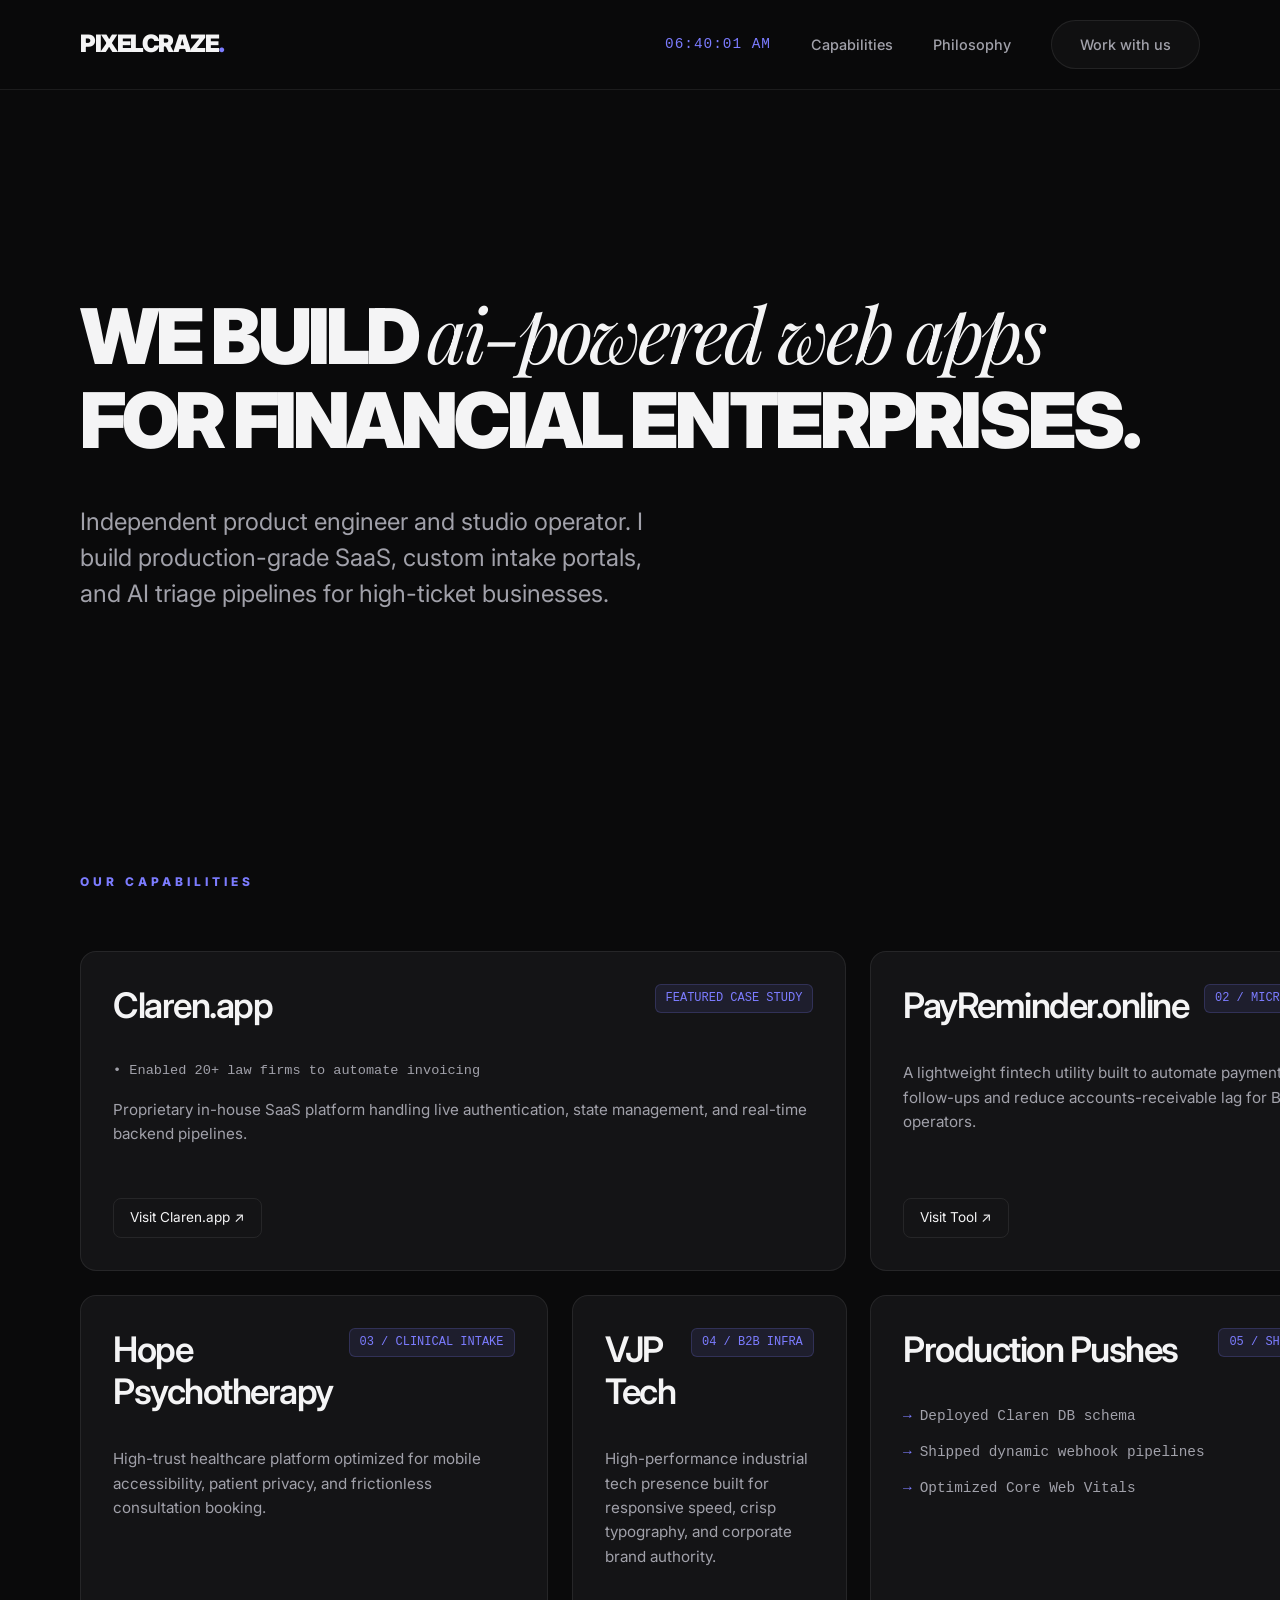
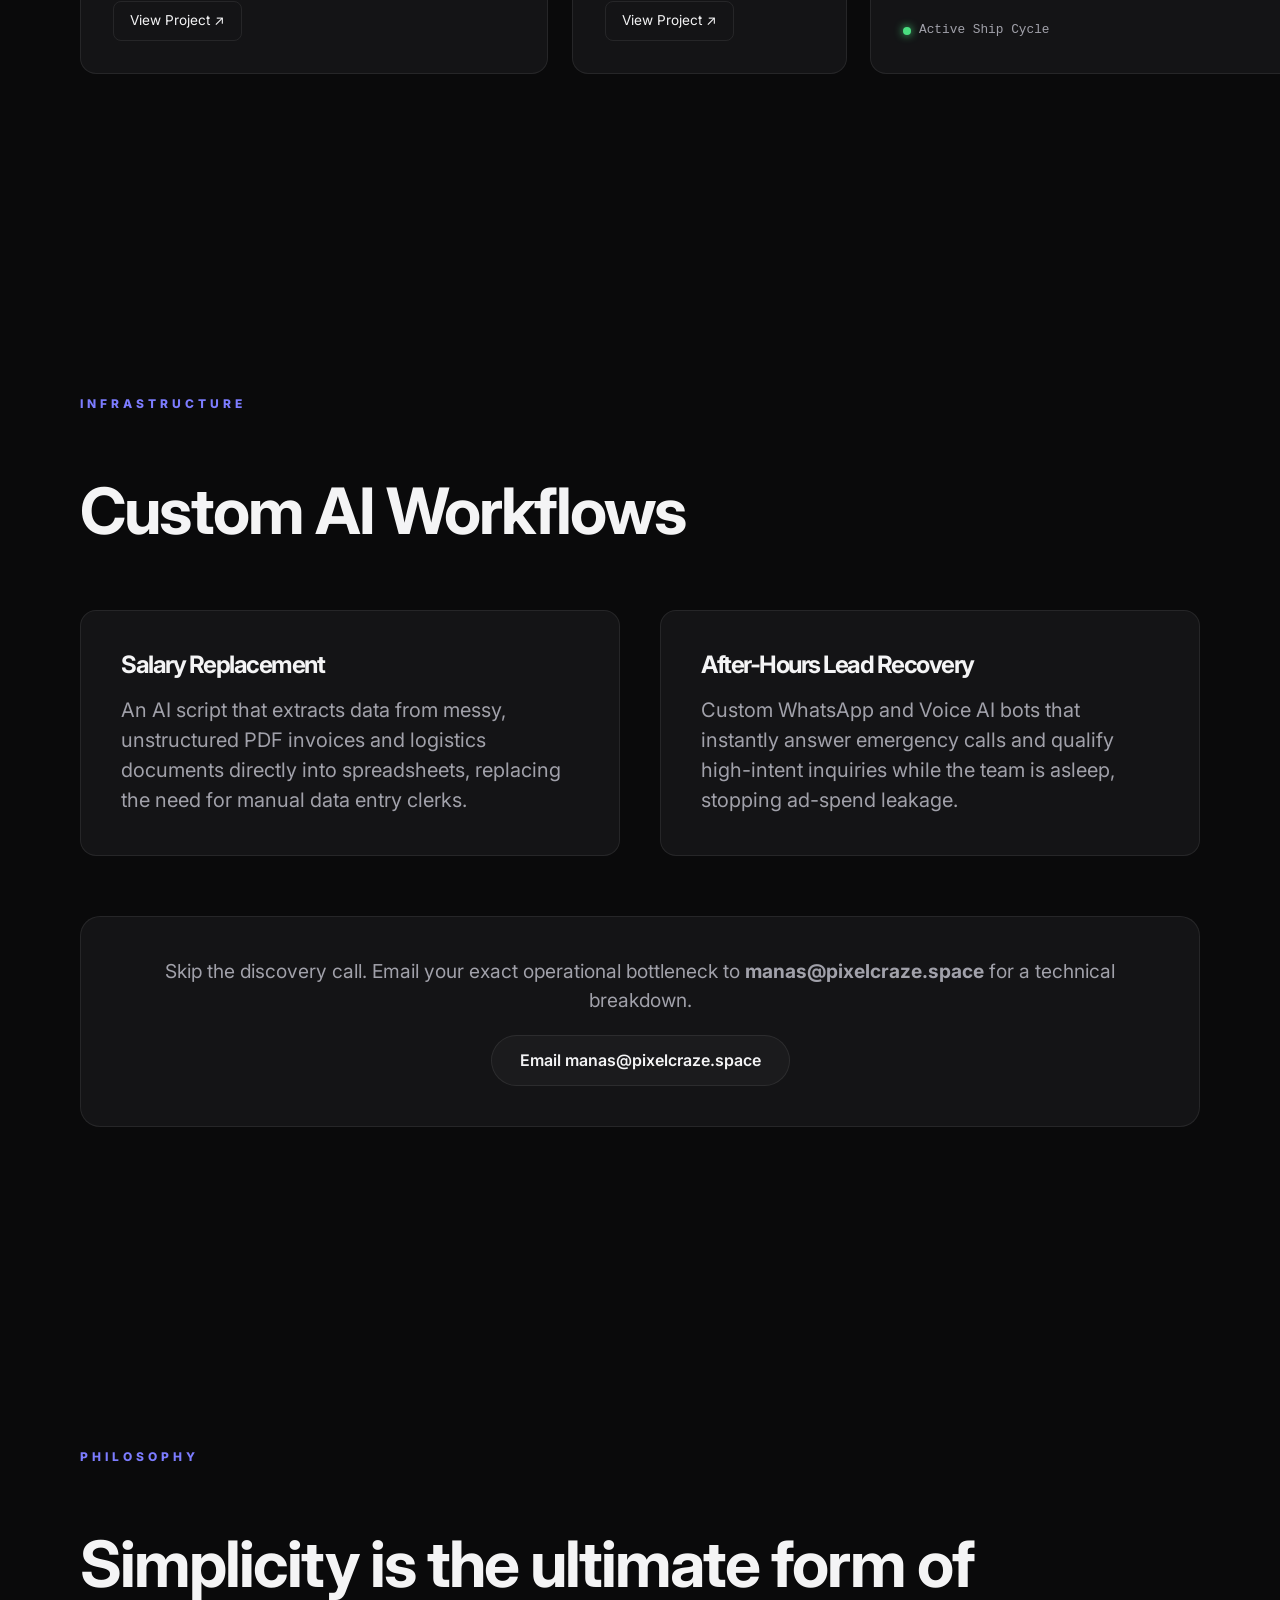
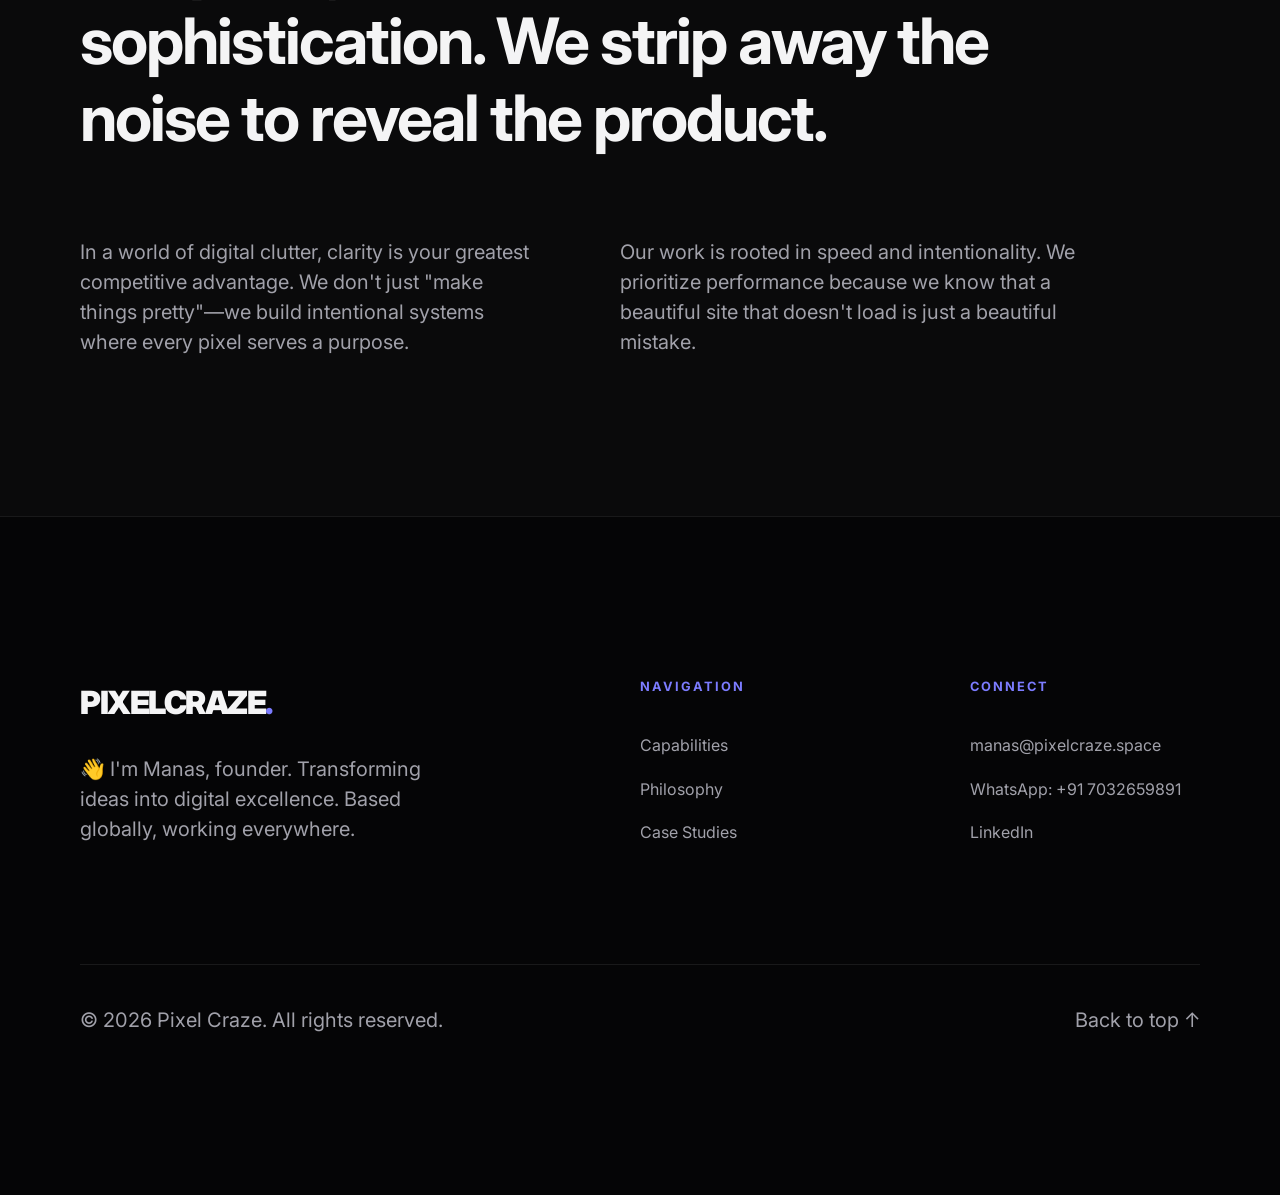
<file: index.html>
<!DOCTYPE html>
<html lang="en">
<head>
    <meta charset="UTF-8">
    <meta name="viewport" content="width=device-width, initial-scale=1.0">
    <title>Pixel Craze | Design & Automation Studio</title>
    <link href="https://fonts.googleapis.com/css2?family=Inter:wght@400;600;800;900&family=Playfair+Display:ital@1&display=swap" rel="stylesheet">
    <link rel="stylesheet" href="style.css">
</head>
<body>

    <div class="noise-overlay"></div>

    <nav class="navbar">
        <div class="container nav-content">
            <a href="#" class="logo">PIXELCRAZE<span>.</span></a>
            <div class="nav-links">
                <span id="ist-clock" class="ist-clock" style="font-family: monospace; font-size: 0.9rem; color: var(--accent); letter-spacing: 1px;">00:00:00</span>
                <a href="#capabilities">Capabilities</a>
                <a href="#philosophy">Philosophy</a>
                <a href="#contact" class="cta-pill">Work with us</a>
            </div>
        </div>
    </nav>

    <section class="hero">
        <div class="container">
            <h1 class="hero-text">
                We build <span class="serif-italic">AI-powered web apps</span> <br> 
                for financial enterprises.
            </h1>
            <p class="hero-sub">Independent product engineer and studio operator. I build production-grade SaaS, custom intake portals, and AI triage pipelines for high-ticket businesses.</p>
        </div>
    </section>

    <section id="capabilities" class="capabilities">
        <div class="container">
            <span class="section-label">OUR CAPABILITIES</span>

            <div class="bento-grid">
                <!-- CARD 1: Claren.app (Spans 2 cols on Desktop) -->
                <div class="bento-card card-wide">
                    <div class="card-inner">
                        <div class="card-header">
                            <h3 class="card-title">Claren.app</h3>
                            <span class="card-badge">FEATURED CASE STUDY</span>
                        </div>
                        <p class="card-metric">• Enabled 20+ law firms to automate invoicing</p>
                        <p class="card-desc">
                            Proprietary in-house SaaS platform handling live authentication, state management, and real-time backend pipelines.
                        </p>
                        <div class="card-footer">
                            <a href="https://www.claren.app/" target="_blank" rel="noopener noreferrer" class="card-btn">Visit Claren.app &nearr;</a>
                        </div>
                    </div>
                </div>

                <!-- CARD 2: PayReminder.online (Spans 1 col on Desktop) -->
                <div class="bento-card">
                    <div class="card-inner">
                        <div class="card-header">
                            <h3 class="card-title">PayReminder.online</h3>
                            <span class="card-badge">02 / MICRO-TOOL</span>
                        </div>
                        <p class="card-desc">
                            A lightweight fintech utility built to automate payment follow-ups and reduce accounts-receivable lag for B2B operators.
                        </p>
                        <div class="card-footer">
                            <a href="https://www.payreminder.online/" target="_blank" rel="noopener noreferrer" class="card-btn">Visit Tool &nearr;</a>
                        </div>
                    </div>
                </div>

                <!-- CARD 3: Hope Psychotherapy (Spans 1 col on Desktop) -->
                <div class="bento-card">
                    <div class="card-inner">
                        <div class="card-header">
                            <h3 class="card-title">Hope Psychotherapy</h3>
                            <span class="card-badge">03 / CLINICAL INTAKE</span>
                        </div>
                        <p class="card-desc">
                            High-trust healthcare platform optimized for mobile accessibility, patient privacy, and frictionless consultation booking.
                        </p>
                        <div class="card-footer">
                            <a href="https://www.hopepsychotherapycentre.com/" target="_blank" rel="noopener noreferrer" class="card-btn">View Project &nearr;</a>
                        </div>
                    </div>
                </div>

                <!-- CARD 4: VJP Tech (Spans 1 col on Desktop) -->
                <div class="bento-card">
                    <div class="card-inner">
                        <div class="card-header">
                            <h3 class="card-title">VJP Tech</h3>
                            <span class="card-badge">04 / B2B INFRA</span>
                        </div>
                        <p class="card-desc">
                            High-performance industrial tech presence built for responsive speed, crisp typography, and corporate brand authority.
                        </p>
                        <div class="card-footer">
                            <a href="https://www.vjptech.com/" target="_blank" rel="noopener noreferrer" class="card-btn">View Project &nearr;</a>
                        </div>
                    </div>
                </div>

                <!-- CARD 5: Production Pushes (Spans 1 col on Desktop) -->
                <div class="bento-card">
                    <div class="card-inner">
                        <div class="card-header">
                            <h3 class="card-title">Production Pushes</h3>
                            <span class="card-badge">05 / SHIP LOG</span>
                        </div>
                        <ul class="ship-list">
                            <li>Deployed Claren DB schema</li>
                            <li>Shipped dynamic webhook pipelines</li>
                            <li>Optimized Core Web Vitals</li>
                        </ul>
                        <div class="card-footer">
                            <span class="status-indicator"><span class="status-dot"></span> Active Ship Cycle</span>
                        </div>
                    </div>
                </div>
            </div>
        </div>
    </section>

    <section id="ai-automation" style="padding: var(--section-spacing) 0;">
        <div class="container">
            <span class="section-label">INFRASTRUCTURE</span>
            <h2 class="big-text" style="margin-bottom: 60px;">Custom AI Workflows</h2>
            <div style="display: grid; grid-template-columns: repeat(auto-fit, minmax(300px, 1fr)); gap: 40px; margin-bottom: 60px;">
                <div class="bento-card" style="min-height: auto; padding: 40px;">
                    <h3 style="font-size: 1.5rem; margin-bottom: 15px;">Salary Replacement</h3>
                    <p style="color: var(--text-muted);">An AI script that extracts data from messy, unstructured PDF invoices and logistics documents directly into spreadsheets, replacing the need for manual data entry clerks.</p>
                </div>
                <div class="bento-card" style="min-height: auto; padding: 40px;">
                    <h3 style="font-size: 1.5rem; margin-bottom: 15px;">After-Hours Lead Recovery</h3>
                    <p style="color: var(--text-muted);">Custom WhatsApp and Voice AI bots that instantly answer emergency calls and qualify high-intent inquiries while the team is asleep, stopping ad-spend leakage.</p>
                </div>
            </div>
            <div class="bento-card" style="min-height: auto; padding: 40px; text-align: center; border-radius: 20px; justify-content: center; align-items: center;">
                <p style="font-size: 1.2rem; margin-bottom: 20px;">Skip the discovery call. Email your exact operational bottleneck to <strong>manas@pixelcraze.space</strong> for a technical breakdown.</p>
                <a href="mailto:manas@pixelcraze.space" class="cta-pill" style="display: inline-block;">Email manas@pixelcraze.space</a>
            </div>
        </div>
    </section>

    <section id="philosophy" class="philosophy">
        <div class="container">
            <div class="philosophy-wrapper">
                <span class="section-label">Philosophy</span>
                <h2 class="big-text">Simplicity is the ultimate form of sophistication. We strip away the noise to reveal the product.</h2>
                <div class="philosophy-content">
                    <p>In a world of digital clutter, clarity is your greatest competitive advantage. We don't just "make things pretty"—we build intentional systems where every pixel serves a purpose.</p>
                    <p>Our work is rooted in speed and intentionality. We prioritize performance because we know that a beautiful site that doesn't load is just a beautiful mistake.</p>
                </div>
            </div>
        </div>
    </section>

    <footer id="contact">
        <div class="container">
            <div class="footer-grid">
                <div class="footer-brand">
                    <a href="#" class="logo">PIXELCRAZE<span>.</span></a>
                    <p>👋 I'm Manas, founder. Transforming ideas into digital excellence. Based globally, working everywhere.</p>
                </div>
                <div class="footer-nav">
                    <h4>Navigation</h4>
                    <a href="#capabilities">Capabilities</a>
                    <a href="#philosophy">Philosophy</a>
                    <a href="#">Case Studies</a>
                </div>
                <div class="footer-nav">
                    <h4>Connect</h4>
                    <a href="mailto:manas@pixelcraze.space">manas@pixelcraze.space</a>
                    <a href="https://wa.me/917032659891" target="_blank">WhatsApp: +91 7032659891</a>
                    <a href="#">LinkedIn</a>
                </div>
            </div>
            <div class="footer-bottom">
                <p>&copy; <span id="year">2026</span> Pixel Craze. All rights reserved.</p>
                <p>Back to top &uarr;</p>
            </div>
        </div>
    </footer>

    <script src="main.js"></script>
</body>
</html>
</file>
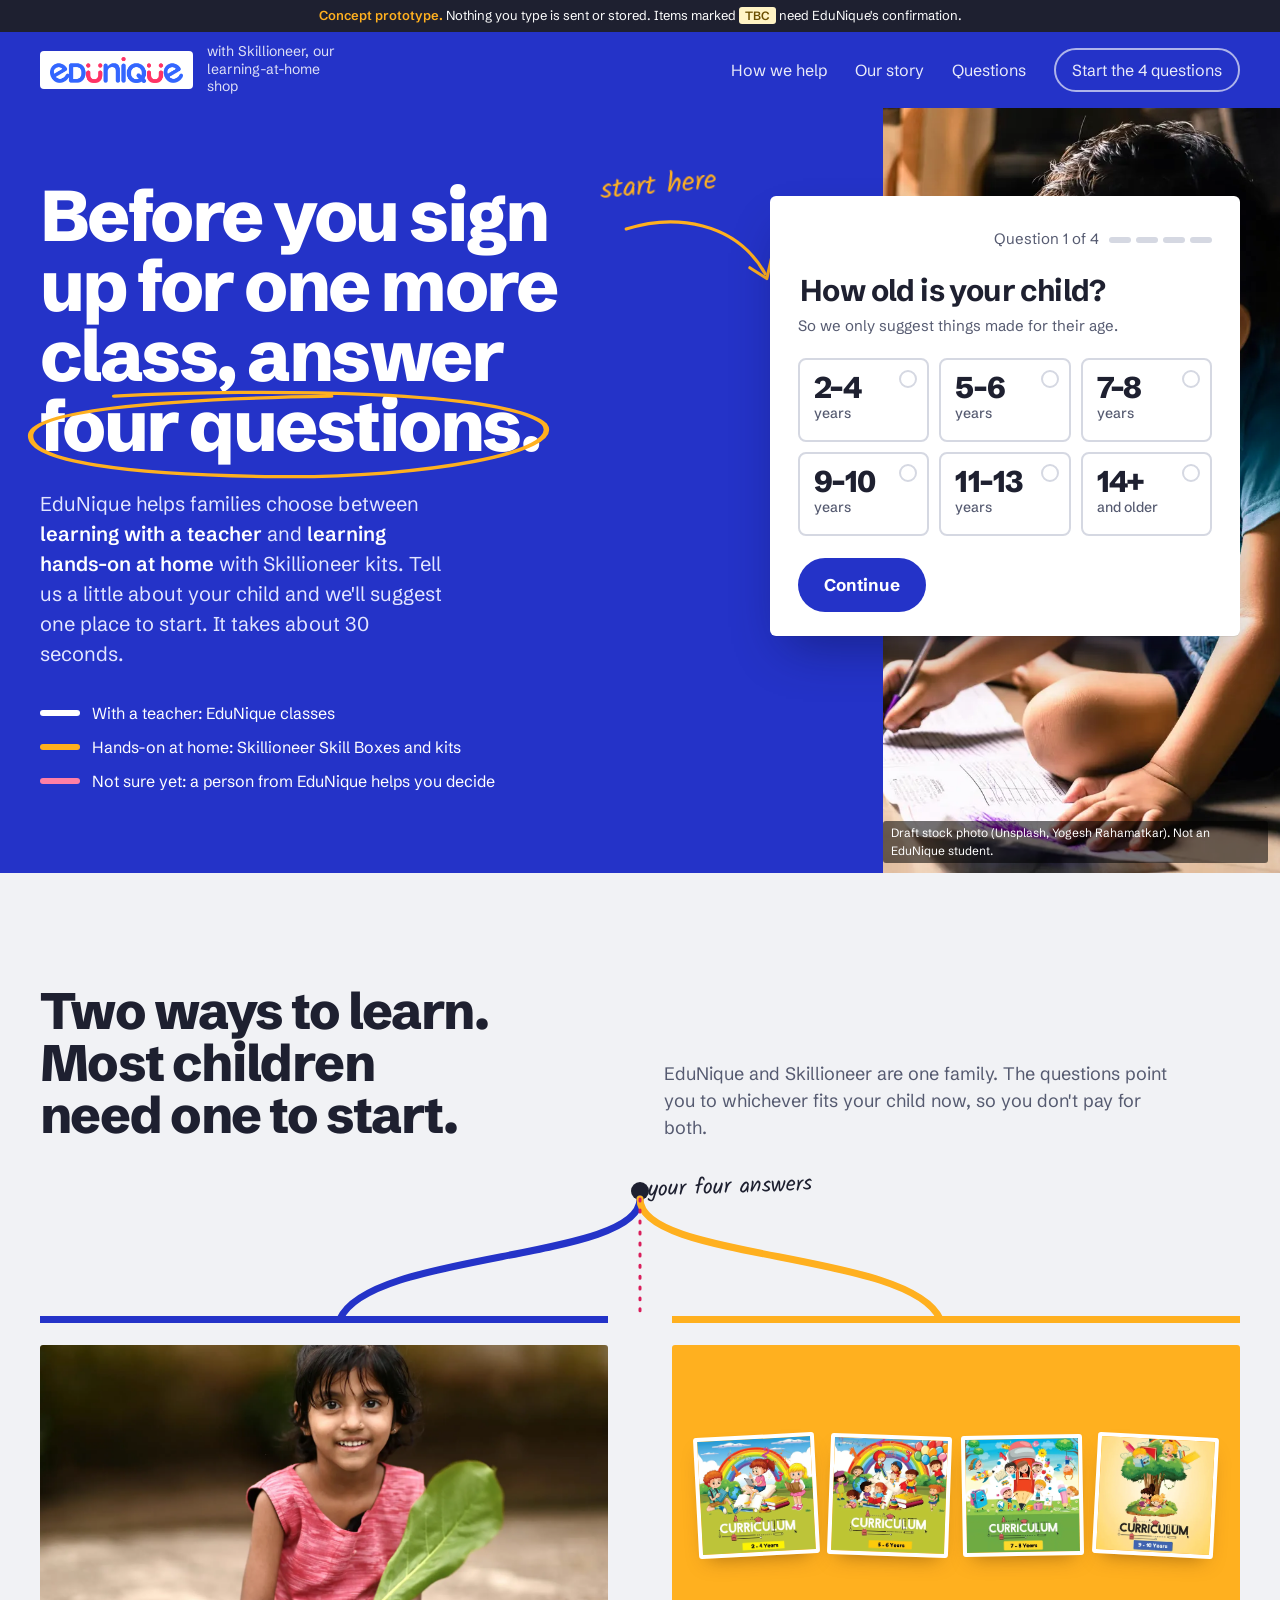
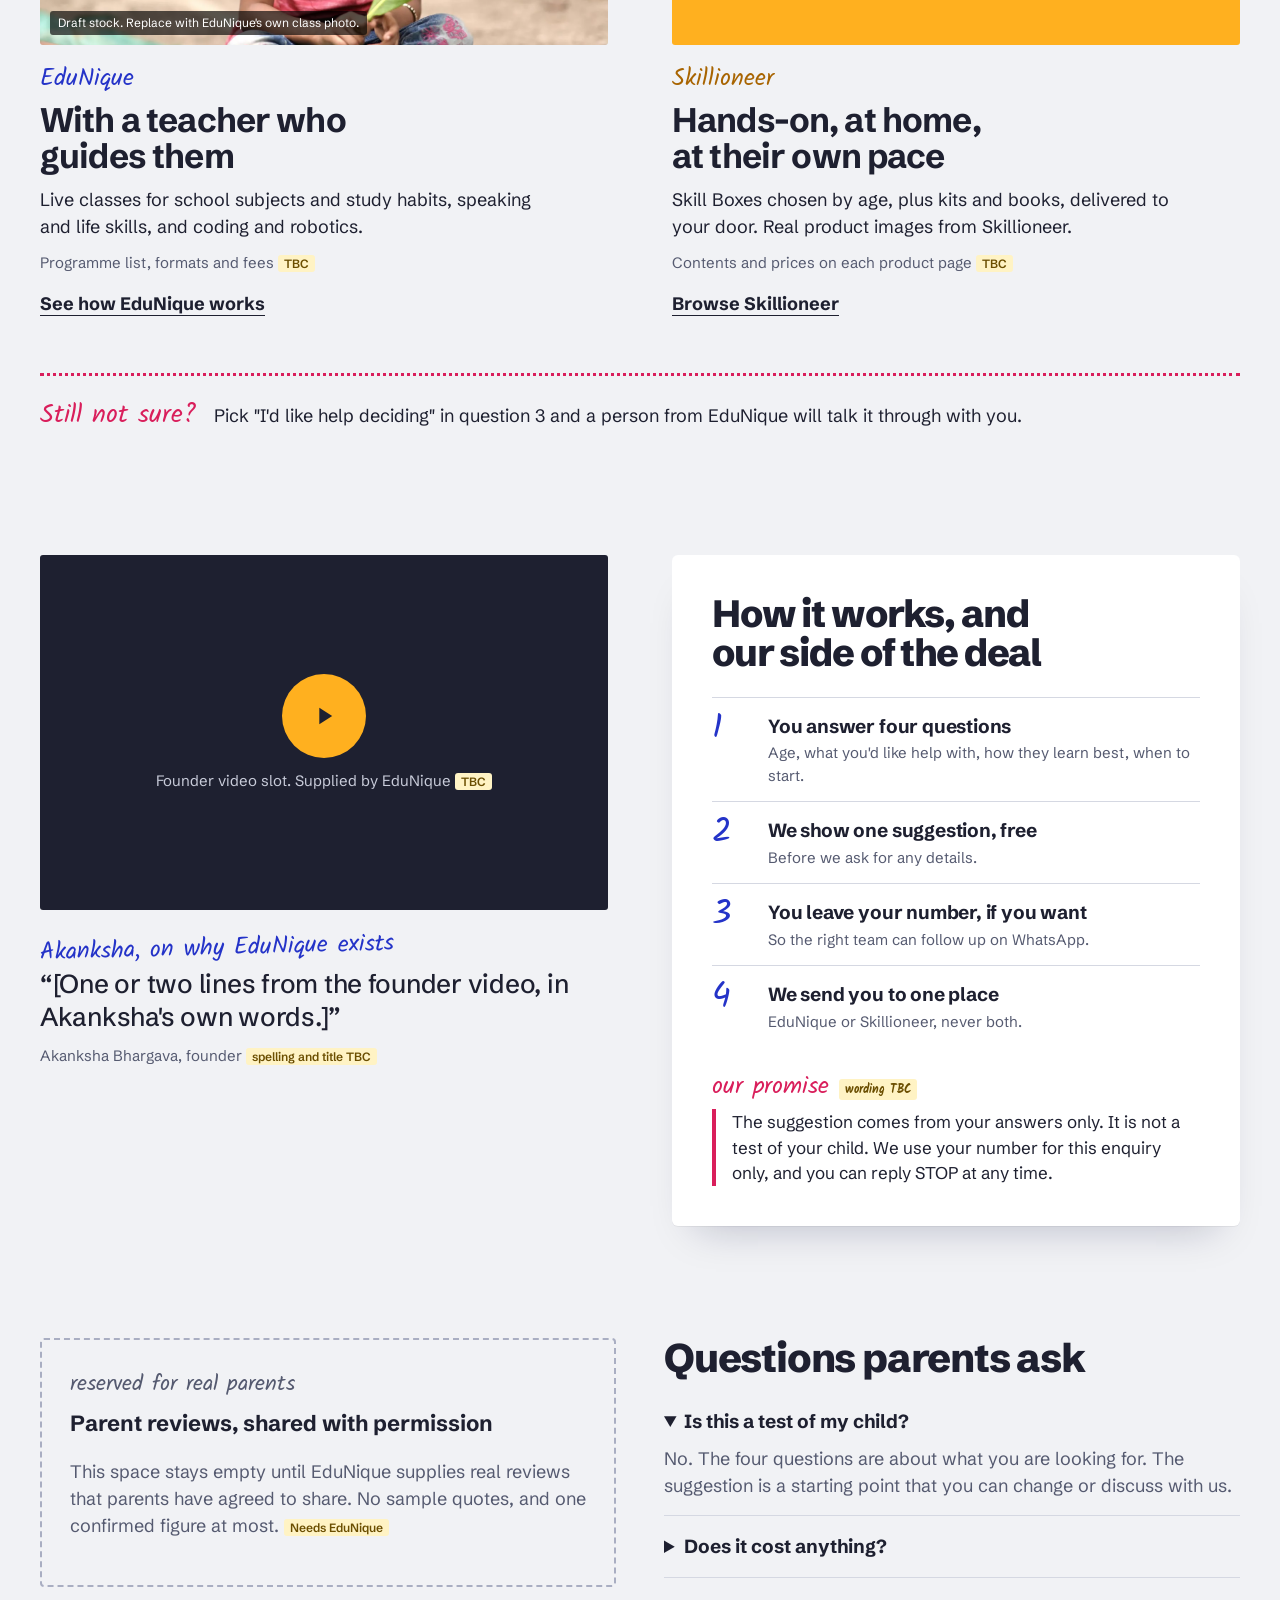
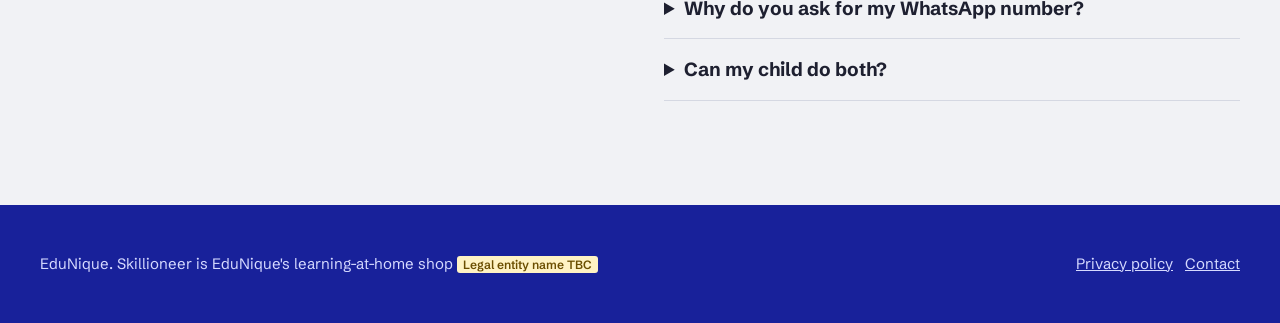
<file: concept-v3/index.html>
<!doctype html>
<html lang="en-IN">
<head>
<meta charset="utf-8">
<meta name="viewport" content="width=device-width, initial-scale=1">
<meta name="theme-color" content="#2433C8">
<meta name="robots" content="noindex, nofollow">
<title>Start Here — EduNique concept</title>
<meta name="description" content="Concept prototype: a four-question start for parents choosing between EduNique (learning with a teacher) and Skillioneer (hands-on learning at home).">
<link rel="preconnect" href="https://fonts.googleapis.com">
<link rel="preconnect" href="https://fonts.gstatic.com" crossorigin>
<link href="https://fonts.googleapis.com/css2?family=Kalam:wght@400;700&family=Schibsted+Grotesk:wght@400;500;600;700;800&display=swap" rel="stylesheet">
<link rel="stylesheet" href="/concept-v3/styles.css">
</head>
<body>
<a class="skip" href="#start">Skip to the four questions</a>
<div class="proto-flag" role="note"><b>Concept prototype.</b> Nothing you type is sent or stored. Items marked <span class="tbc">TBC</span> need EduNique's confirmation.</div>

<header class="top">
  <div class="wrap">
    <a class="brand" href="#" aria-label="EduNique home">
      <span class="brand-logo"><img src="/concept-v3/img/edunique-logo.png" alt="EduNique" width="135" height="26" translate="no"></span>
      <small>with Skillioneer, our learning-at-home shop</small>
    </a>
    <nav aria-label="Page">
      <a href="#two-ways">How we help</a>
      <a href="#founder">Our story</a>
      <a href="#questions">Questions</a>
      <a class="btn-ghost" href="#start">Start the 4 questions</a>
    </nav>
  </div>
</header>

<main id="main">
<section class="hero" aria-labelledby="hero-h">
  <figure class="hero-photo"><img src="/concept-v3/img/home-portrait.webp" width="960" height="1200" fetchpriority="high" alt="A child drawing on the floor at home in afternoon light"><figcaption>Draft stock photo (Unsplash, Yogesh Rahamatkar). Not an EduNique student.</figcaption></figure>
  <div class="wrap">
    <div>
      <h1 id="hero-h">Before you sign up for one more class, answer <span class="ringed">four questions.<svg class="h-ring" viewBox="0 0 400 120" preserveAspectRatio="none" aria-hidden="true"><path d="M70 16 C 180 6, 362 10, 388 50 C 404 84, 300 116, 190 114 C 80 112, 4 96, 8 62 C 12 36, 90 20, 230 16"/></svg></span></h1>
      <p class="lede">EduNique helps families choose between <strong>learning with a teacher</strong> and <strong>learning hands-on at home</strong> with Skillioneer kits. Tell us a little about your child and we'll suggest one place to start. It takes about 30 seconds.</p>
      <ul class="routes-key" aria-label="Where the questions can lead">
        <li><span class="sw ink"></span>With a teacher: EduNique classes</li>
        <li><span class="sw mari"></span>Hands-on at home: Skillioneer Skill Boxes and kits</li>
        <li><span class="sw pink"></span>Not sure yet: a person from EduNique helps you decide</li>
      </ul>
    </div>

    <div class="stage">
      <div class="sheet-host" id="start">
        <svg class="h-arrow" viewBox="0 0 220 120" aria-hidden="true"><path d="M8 20 C 70 0, 150 10, 188 78"/><path d="M168 70 L190 84 L196 58"/></svg>
        <span class="hero-note" aria-hidden="true">start here</span>
        <div class="sheet" id="sheet" aria-live="polite"></div>
      </div>
    </div>
  </div>
</section>

<section class="two-ways" id="two-ways" aria-labelledby="tw-h">
  <div class="wrap">
    <div class="head">
      <h2 id="tw-h">Two ways to learn. Most children need one to start.</h2>
      <p>EduNique and Skillioneer are one family. The questions point you to whichever fits your child now, so you don't pay for both.</p>
    </div>
    <svg class="fork-svg" viewBox="0 0 1200 140" preserveAspectRatio="none" aria-hidden="true">
        <circle cx="600" cy="10" r="9" fill="#1E2030"/>
        <path d="M600 18 C 600 80, 330 70, 300 138" fill="none" stroke="#2433C8" stroke-width="7" stroke-linecap="round"/>
        <path d="M600 18 C 600 80, 870 70, 900 138" fill="none" stroke="#FFB01F" stroke-width="7" stroke-linecap="round"/>
        <path d="M600 18 C 600 90, 600 100, 600 138" fill="none" stroke="#D91E5B" stroke-width="3" stroke-dasharray="2 9" stroke-linecap="round"/>
      </svg>
      <p class="fork-label hand">your four answers</p>
      <div class="fork">
      <article class="lane lane-teacher" aria-labelledby="l1">
        <div class="lane-img"><img src="/concept-v3/img/curiosity-wide.webp" width="1600" height="1064" loading="lazy" alt="A girl sitting outdoors holding a large leaf"><span class="draft-label">Draft stock. Replace with EduNique's own class photo.</span></div>
        <span class="who">EduNique</span>
        <h3 id="l1">With a teacher who guides them</h3>
        <p>Live classes for school subjects and study habits, speaking and life skills, and coding and robotics.</p>
        <p class="small">Programme list, formats and fees <span class="tbc">TBC</span></p>
        <a class="go" href="https://edunique.in/">See how EduNique works</a>
      </article>
      <article class="lane lane-home" aria-labelledby="l2">
        <div class="lane-img shelf">
          <img src="/concept-v3/img/skillbox-cover-2-4.webp" width="600" height="600" loading="lazy" alt="Skill Box curriculum, 2 to 4 years">
          <img src="/concept-v3/img/skillbox-cover-5-6.webp" width="600" height="600" loading="lazy" alt="Skill Box curriculum, 5 to 6 years">
          <img src="/concept-v3/img/skillbox-cover-7-8.webp" width="600" height="600" loading="lazy" alt="Skill Box curriculum, 7 to 8 years">
          <img src="/concept-v3/img/skillbox-cover-9-10.webp" width="600" height="600" loading="lazy" alt="Skill Box curriculum, 9 to 10 years">
        </div>
        <span class="who">Skillioneer</span>
        <h3 id="l2">Hands-on, at home, at their own pace</h3>
        <p>Skill Boxes chosen by age, plus kits and books, delivered to your door. Real product images from Skillioneer.</p>
        <p class="small">Contents and prices on each product page <span class="tbc">TBC</span></p>
        <a class="go" href="https://skillioneer.theedunique.com/">Browse Skillioneer</a>
      </article>
    </div>
    <div class="unsure-strip">
      <span class="hand">Still not sure?</span>
      <p>Pick "I'd like help deciding" in question 3 and a person from EduNique will talk it through with you.</p>
    </div>
  </div>
</section>

<section class="deal" aria-labelledby="deal-h">
  <div class="wrap">
    <div class="founder" id="founder">
      <div class="video">
        <div><button type="button" aria-label="Play founder video (placeholder)"><svg width="28" height="28" viewBox="0 0 24 24" aria-hidden="true"><path d="M8 5v14l11-7z" fill="#1E2030"/></svg></button>
        Founder video slot. Supplied by EduNique <span class="tbc">TBC</span></div>
      </div>
      <p class="hand founder-note">Akanksha, on why EduNique exists</p>
      <blockquote>“[One or two lines from the founder video, in Akanksha's own words.]”</blockquote>
      <cite>Akanksha Bhargava, founder <span class="tbc">spelling and title TBC</span></cite>
    </div>
    <div class="deal-sheet">
      <h2 id="deal-h">How it works, and our side of the deal</h2>
      <ol class="steps">
        <li><span class="n">1</span><div><h3>You answer four questions</h3><p>Age, what you'd like help with, how they learn best, when to start.</p></div></li>
        <li><span class="n">2</span><div><h3>We show one suggestion, free</h3><p>Before we ask for any details.</p></div></li>
        <li><span class="n">3</span><div><h3>You leave your number, if you want</h3><p>So the right team can follow up on WhatsApp.</p></div></li>
        <li><span class="n">4</span><div><h3>We send you to one place</h3><p>EduNique or Skillioneer, never both.</p></div></li>
      </ol>
      <p class="hand deal-note">our promise <span class="tbc">wording TBC</span></p>
      <p class="promise">The suggestion comes from your answers only. It is not a test of your child. We use your number for this enquiry only, and you can reply STOP at any time.</p>
    </div>
  </div>
</section>

<section class="proof" id="questions" aria-labelledby="faq-h">
  <div class="wrap">
    <div class="slot">
      <p class="hand">reserved for real parents</p>
      <h3>Parent reviews, shared with permission</h3>
      <p>This space stays empty until EduNique supplies real reviews that parents have agreed to share. No sample quotes, and one confirmed figure at most. <span class="tbc">Needs EduNique</span></p>
    </div>
    <div>
      <h2 id="faq-h" style="font-size:40px;margin-bottom:12px">Questions parents ask</h2>
      <details open><summary>Is this a test of my child?</summary><p>No. The four questions are about what you are looking for. The suggestion is a starting point that you can change or discuss with us.</p></details>
      <details><summary>Does it cost anything?</summary><p>The questions and the suggestion are free. Fees for classes and products are shown on the EduNique and Skillioneer pages. <span class="tbc">TBC</span></p></details>
      <details><summary>Why do you ask for my WhatsApp number?</summary><p>So the right team can send you the suggestion and answer your questions. We use it for this enquiry only.</p></details>
      <details><summary>Can my child do both?</summary><p>You can, but we suggest starting with one. The questions help you pick which.</p></details>
    </div>
  </div>
</section>
</main>

<footer>
  <div class="wrap">
    <span>EduNique. Skillioneer is EduNique's learning-at-home shop <span class="tbc">Legal entity name TBC</span></span>
    <span><a href="#">Privacy policy</a> &nbsp; <a href="#">Contact</a></span>
  </div>
</footer>

<div class="sticky" id="sticky"><a class="btn btn-ink" href="#start">Start the 4 questions</a></div>

<script src="/concept-v3/app.js"></script>
</body>
</html>
</file>
<file: style.css>
/* --- 1. THEME & TOKENS --- */
:root {
    --bg: #0a0a0b;
    --card-bg: #141416;
    --text: #f4f4f5;
    --text-muted: #a1a1aa;
    --accent: #7c7cff;
    --border: rgba(255, 255, 255, 0.08);
    
    --nav-height: 90px;
    --section-spacing: 10rem;
}

/* --- 2. RESET --- */
* {
    margin: 0;
    padding: 0;
    box-sizing: border-box;
}

html {
    scroll-behavior: smooth;
    background-color: var(--bg);
}

body {
    font-family: 'Inter', sans-serif;
    color: var(--text);
    background-color: var(--bg);
    line-height: 1.6;
    overflow-x: hidden;
    -webkit-font-smoothing: antialiased;
}

p {
    font-size: clamp(1rem, 2.5vw, 1.25rem);
    line-height: 1.5;
}

.noise-overlay {
    position: fixed;
    top: 0; left: 0; width: 100%; height: 100%;
    background: url('https://grainy-gradients.vercel.app/noise.svg');
    opacity: 0.03;
    pointer-events: none;
    z-index: 9999;
}

.container {
    max-width: 1200px;
    margin: 0 auto;
    padding: 0 2.5rem;
}

/* --- 3. NAVBAR (Alignment Fix) --- */
.navbar {
    height: var(--nav-height);
    width: 100%;
    position: sticky;
    top: 0;
    z-index: 1000;
    background: rgba(10, 10, 11, 0.85);
    backdrop-filter: blur(20px);
    border-bottom: 1px solid var(--border);
    display: flex;
    align-items: center;
}

.nav-content {
    width: 100%;
    display: flex;
    justify-content: space-between;
    align-items: center;
}

.logo {
    font-weight: 900;
    font-size: 1.5rem;
    letter-spacing: -1.5px;
    text-decoration: none;
    color: var(--text);
    transition: 0.3s ease;
}

.logo:hover {
    color: var(--accent);
    text-shadow: 0 0 8px var(--accent);
}

.logo span { color: var(--accent); }

.nav-links {
    display: flex;
    align-items: center;
    gap: 40px;
}

.nav-links a {
    text-decoration: none;
    color: var(--text-muted);
    font-size: 0.9rem;
    font-weight: 500;
    transition: 0.3s;
}

.nav-links a:hover { color: var(--accent); }

.cta-pill {
    padding: 12px 28px;
    border: 1px solid var(--border);
    border-radius: 100px;
    background: rgba(255, 255, 255, 0.03);
    font-weight: 600;
    text-decoration: none;
    color: var(--text);
    transition: 0.3s ease;
}

.cta-pill:hover {
    background: var(--accent);
    border-color: var(--accent);
}

/* --- 4. HERO --- */
.hero {
    padding: 200px 0 100px;
}

.hero-text {
    font-size: clamp(2.5rem, 6vw, 5.5rem);
    font-weight: 900;
    line-height: 1.1;
    letter-spacing: -0.05em;
    margin-bottom: 40px;
    text-transform: uppercase;
}

.serif-italic {
    font-family: 'Playfair Display', serif;
    font-style: italic;
    font-weight: 400;
    text-transform: lowercase;
}

.hero-sub {
    font-size: clamp(1.2rem, 2vw, 1.5rem);
    color: var(--text-muted);
    max-width: 600px;
    line-height: 1.5;
}

/* --- 5. BENTO GRID --- */
.capabilities, .philosophy, footer {
    padding: var(--section-spacing) 0;
}

.section-label {
    display: block;
    font-size: 0.75rem;
    text-transform: uppercase;
    letter-spacing: 4px;
    color: var(--accent);
    margin-bottom: 60px;
    font-weight: 800;
}

/* Keep old headings for fallback (e.g. AI Workflow section) */
.bento-card h3 {
    font-size: clamp(1.75rem, 4vw, 2.2rem);
    margin-bottom: 15px;
    letter-spacing: -1.5px;
    line-height: 1.2;
}
.bento-card p {
    color: var(--text-muted);
}

/* Bento Grid Base */
.bento-grid {
  display: grid;
  grid-template-columns: repeat(3, 1fr);
  gap: 1.5rem;
  width: 100%;
}
.card-wide {
  grid-column: span 2;
}

/* Card Flex Architecture */
.bento-card {
  background: var(--card-bg, #141416);
  border: 1px solid var(--border, rgba(255,255,255,0.08));
  border-radius: 16px;
  padding: 2rem;
  display: flex;
  flex-direction: column;
  min-height: 320px;
  transition: transform 0.3s ease, box-shadow 0.3s ease;
}

.bento-card:hover {
    transform: translateY(-5px);
    box-shadow: 0 8px 20px rgba(124, 124, 255, 0.2);
}

.card-inner {
  display: flex;
  flex-direction: column;
  height: 100%;
}

/* Header Flexbox: Stops Title & Badge Collision */
.card-header {
  display: flex;
  justify-content: space-between;
  align-items: flex-start;
  gap: 1rem;
  margin-bottom: 1.25rem;
}
.card-title {
  font-size: clamp(1.4rem, 3vw, 1.75rem);
  font-weight: 600;
  line-height: 1.2;
  margin: 0;
  color: var(--text, #f4f4f5);
}
.card-badge {
  font-family: monospace;
  font-size: 0.75rem;
  color: var(--accent, #7c7cff);
  background: rgba(124, 124, 255, 0.1);
  border: 1px solid rgba(124, 124, 255, 0.2);
  padding: 4px 10px;
  border-radius: 6px;
  white-space: nowrap;
}

/* Push Footer to Bottom */
.card-desc, .ship-list {
  flex-grow: 1;
  color: var(--text-muted, #a1a1aa);
  font-size: 0.95rem;
  line-height: 1.6;
  margin-bottom: 2rem;
}
.card-metric {
  color: var(--accent, #7c7cff);
  font-family: monospace;
  font-size: 0.85rem;
  margin-bottom: 1rem;
}

.ship-list {
    list-style: none;
    padding: 0;
}
.ship-list li {
    font-family: monospace;
    font-size: 0.9rem;
    margin-bottom: 0.8rem;
    display: flex;
    align-items: flex-start;
    gap: 8px;
}
.ship-list li::before {
    content: "→";
    color: var(--accent);
}

/* Footer / Button Anchoring */
.card-footer {
  margin-top: auto;
}
.card-btn {
  display: inline-flex;
  padding: 8px 16px;
  font-size: 0.85rem;
  color: var(--text, #f4f4f5);
  border: 1px solid var(--border, rgba(255,255,255,0.1));
  border-radius: 8px;
  text-decoration: none;
  transition: all 0.2s ease;
}
.card-btn:hover {
  background: var(--text, #f4f4f5);
  color: #000;
}

/* Status Indicator */
.status-indicator {
  display: flex;
  align-items: center;
  gap: 8px;
  font-family: monospace;
  font-size: 0.8rem;
  color: var(--text-muted);
}
.status-dot {
  width: 8px;
  height: 8px;
  background: #4ade80;
  border-radius: 50%;
  box-shadow: 0 0 8px #4ade80;
  animation: pulse 2s infinite;
}

@keyframes pulse {
    0% { transform: scale(0.95); opacity: 1; }
    50% { transform: scale(1.1); opacity: 0.7; }
    100% { transform: scale(0.95); opacity: 1; }
}

/* --- 6. PHILOSOPHY --- */
.philosophy-wrapper { max-width: 1000px; }

.philosophy-wrapper h2, .big-text {
    font-size: clamp(2rem, 5vw, 4rem);
    line-height: 1.2;
    letter-spacing: -2px;
    margin-bottom: 80px;
}

.philosophy-content {
    display: grid;
    grid-template-columns: 1fr 1fr;
    gap: 80px;
}

.philosophy-content p {
    color: var(--text-muted);
}

/* --- 7. FOOTER --- */
footer {
    border-top: 1px solid var(--border);
    background: #050506;
}

.footer-grid {
    display: grid;
    grid-template-columns: 2fr 1fr 1fr;
    gap: 100px;
    margin-bottom: 100px;
}

.footer-brand .logo { font-size: 2rem; }
.footer-brand p {
    margin-top: 25px;
    color: var(--text-muted);
    max-width: 350px;
}

.footer-nav h4 {
    font-size: 0.8rem;
    text-transform: uppercase;
    letter-spacing: 2px;
    margin-bottom: 35px;
    color: var(--accent);
}

.footer-nav a {
    display: block;
    text-decoration: none;
    color: var(--text-muted);
    margin-bottom: 18px;
    transition: 0.3s;
}

.footer-nav a:hover { color: var(--accent); }

.footer-bottom {
    display: flex;
    justify-content: space-between;
    padding-top: 40px;
    border-top: 1px solid var(--border);
    font-size: 0.85rem;
    color: var(--text-muted);
}

/* --- 8. MOBILE RESPONSIVE --- */
@media (max-width: 1024px) {
  :root { --section-spacing: 6rem; }
  .container { padding: 0 2rem; }
  .philosophy-content { grid-template-columns: 1fr; gap: 3rem; }

  /* Bento Grid Tablet Overrides */
  .bento-grid {
    grid-template-columns: repeat(2, 1fr);
    gap: 1.25rem;
  }
}

@media (max-width: 768px) {
  :root { --section-spacing: 4rem; }
  .container { padding: 0 1.5rem; }
  .navbar { height: 80px; }
  .nav-links { display: none; } 
  .hero { padding: 140px 0 60px; }
  .footer-grid { grid-template-columns: 1fr; gap: 2rem; }
  .ist-clock { display: none; }

  /* Bento Grid Mobile Overrides */
  .bento-grid {
    grid-template-columns: 1fr;
    gap: 1rem;
  }
  .card-wide {
    grid-column: span 1;
  }
  .bento-card {
    padding: 1.5rem;
    min-height: auto;
  }
  .card-header {
    flex-direction: column;
    gap: 0.75rem;
  }
}
</file>
<file: concept-v3/styles.css>
/* EduNique × Skillioneer — v3 "Start Here" concept prototype (Pixel Craze, Oct 2026)
   Not production code. Fonts: Schibsted Grotesk + Kalam (both SIL OFL, Google Fonts). */

:root {
  --ink: #2433C8;        /* blue ballpoint: the guide's hand + EduNique route */
  --ink-deep: #18219A;
  --ink-soft: #E6E8FA;
  --paper: #F1F2F5;      /* cool exam-sheet grey, deliberately not cream */
  --sheet: #FFFFFF;
  --graphite: #1E2030;
  --muted: #555A70;
  --rule: #D5D8E2;
  --marigold: #FFB01F;   /* Skillioneer route */
  --marigold-soft: #FFF1D3;
  --pink: #D91E5B;       /* "help me decide" route, from the EduNique logo pink */
  --pink-soft: #FDE4EC;
  --focus: #FFB01F;
  --hand: "Kalam", "Comic Neue", cursive;
  --sans: "Schibsted Grotesk", system-ui, sans-serif;
  --radius-sheet: 6px;
  --radius-chip: 999px;
}

* { box-sizing: border-box; }
html { scroll-behavior: smooth; scroll-padding-bottom: 96px; }
button, a, label { touch-action: manipulation; -webkit-tap-highlight-color: rgba(36,51,200,.15); }
.skip { position: absolute; left: 12px; top: -60px; z-index: 50; background: var(--marigold); color: var(--graphite); padding: 10px 16px; border-radius: 4px; font-weight: 700; }
.skip:focus { top: 12px; }
@media (prefers-reduced-motion: reduce) { html { scroll-behavior: auto; } *, *::before, *::after { animation: none !important; transition: none !important; } }
body { margin: 0; font-family: var(--sans); color: var(--graphite); background: var(--paper); font-size: 18px; line-height: 1.5; -webkit-font-smoothing: antialiased; }
img { display: block; max-width: 100%; }
a { color: inherit; }
button, input, select { font: inherit; color: inherit; }
:focus-visible { outline: 3px solid var(--focus); outline-offset: 3px; border-radius: 4px; }
.sr-only { position: absolute; width: 1px; height: 1px; overflow: hidden; clip: rect(0 0 0 0); white-space: nowrap; }
.wrap { max-width: 1280px; margin: 0 auto; padding: 0 40px; }
.hand { font-family: var(--hand); font-weight: 400; }
.proto-flag { background: var(--graphite); color: #fff; font-size: 13px; text-align: center; padding: 6px 16px; }
.proto-flag b { color: var(--marigold); font-weight: 600; }

/* ---------- header ---------- */
.top { background: var(--ink); color: #fff; }
.top .wrap { display: flex; align-items: center; justify-content: space-between; height: 76px; gap: 16px; }
.brand { display: flex; align-items: center; gap: 14px; text-decoration: none; }
.brand-logo { background: #fff; border-radius: 4px; padding: 6px 10px; }
.brand-logo img { height: 26px; width: auto; }
.brand small { font-size: 14px; opacity: .85; line-height: 1.25; max-width: 16ch; }
.top nav { display: flex; gap: 28px; align-items: center; font-size: 16px; }
.top nav a { text-decoration: none; opacity: .9; }
.top nav a:hover { opacity: 1; text-decoration: underline; text-underline-offset: 4px; }
.btn-ghost { border: 2px solid rgba(255,255,255,.7); padding: 8px 16px; border-radius: 999px; }

/* ---------- hero ---------- */
.hero { background: var(--ink); color: #fff; position: relative; overflow: hidden; }
.hero .wrap { display: grid; grid-template-columns: minmax(0,1fr) 470px; gap: 56px; padding-top: 64px; padding-bottom: 80px; align-items: start; position: relative; }
.hero h1 { font-size: clamp(42px, 5.6vw, 80px); line-height: .98; letter-spacing: -0.035em; font-weight: 800; margin: 8px 0 28px; max-width: 12ch; text-wrap: balance; }
.hero .lede { font-size: 20px; line-height: 1.5; max-width: 34ch; margin: 0 0 32px; color: #E3E6FF; }
.hero .lede strong { color: #fff; font-weight: 600; }
.routes-key { display: grid; gap: 10px; margin: 0; padding: 0; list-style: none; font-size: 16px; }
.routes-key li { display: flex; align-items: center; gap: 12px; }
.routes-key .sw { width: 40px; height: 6px; border-radius: 3px; flex: none; }
.sw.ink { background: #fff; } .sw.mari { background: var(--marigold); } .sw.pink { background: #FF7FA6; }
.ringed { position: relative; white-space: nowrap; }
.h-ring { position: absolute; left: -4%; top: 2%; width: 108%; height: 112%; overflow: visible; pointer-events: none; }
.h-ring path, .h-arrow path { fill: none; stroke: var(--marigold); stroke-width: 4; stroke-linecap: round; stroke-linejoin: round; }
.h-ring path { stroke-dasharray: 1100; stroke-dashoffset: 1100; animation: draw .9s .5s cubic-bezier(.6,.1,.3,1) forwards; }
.h-arrow { position: absolute; left: -150px; top: 40px; width: 170px; height: 96px; overflow: visible; }
.h-arrow path { stroke-dasharray: 300; stroke-dashoffset: 300; animation: draw .5s 1.35s ease-out forwards; }
.hero-note { position: absolute; left: -170px; top: 0; font-family: var(--hand); color: var(--marigold); font-size: 28px; line-height: 1; transform: rotate(-5deg); opacity: 0; animation: fade .3s 1.3s forwards; }
@keyframes fade { to { opacity: 1; } }

.hero-photo { position: absolute; top: 0; right: 0; bottom: 0; width: 31vw; margin: 0; }
.hero-photo img { width: 100%; height: 100%; object-fit: cover; object-position: 40% 50%; }
.hero-photo figcaption { position: absolute; right: 12px; bottom: 10px; font-size: 12px; color: #fff; background: rgba(0,0,0,.55); padding: 3px 8px; border-radius: 3px; }
.stage { position: relative; }
.sheet-host { position: relative; z-index: 2; padding-top: 24px; }

/* ---------- the quiz sheet ---------- */
.sheet { background: var(--sheet); color: var(--graphite); border-radius: var(--radius-sheet); box-shadow: 0 1px 0 rgba(0,0,0,.06), 0 24px 48px -16px rgba(10,14,60,.45); width: min(100%, 470px); padding: 28px 28px 24px; position: relative; }
.sheet-top { display: flex; align-items: center; justify-content: space-between; gap: 12px; margin-bottom: 18px; min-height: 32px; }
.back { background: none; border: 0; padding: 6px 4px; font-size: 16px; font-weight: 600; color: var(--ink); cursor: pointer; display: inline-flex; gap: 6px; align-items: center; }
.back[hidden] { display: none; }
.tally { display: flex; align-items: center; gap: 10px; font-size: 15px; color: var(--muted); margin-left: auto; }
.tally .marks { display: flex; gap: 5px; }
.tally .marks i { width: 22px; height: 6px; border-radius: 3px; background: var(--rule); display: block; transition: background .3s; }
.tally .marks i.on { background: var(--ink); }
.q-title { text-wrap: balance; font-size: 30px; line-height: 1.12; letter-spacing: -0.02em; font-weight: 700; margin: 0 0 8px; }
.q-why { font-size: 15px; color: var(--muted); margin: 0 0 20px; }
.chips { display: flex; flex-wrap: wrap; gap: 10px 10px; border: 0; padding: 0; margin: 0 0 22px; }
.chips.stack { flex-direction: column; }
.chips.tiles { display: grid; grid-template-columns: repeat(3, 1fr); gap: 10px; }
.chips.tiles .chip { border-radius: 8px; flex-direction: column; align-items: flex-start; gap: 0; padding: 12px 14px 10px; min-height: 84px; }
.chips.tiles .chip .num { font-size: 30px; font-weight: 800; letter-spacing: -0.02em; line-height: 1.05; }
.chips.tiles .chip .unit { font-size: 14px; color: var(--muted); }
.chips.tiles .chip .tick { position: absolute; right: 10px; top: 10px; width: 18px; height: 18px; }
.chip { position: relative; display: inline-flex; align-items: center; gap: 10px; min-height: 52px; padding: 10px 20px; border: 2px solid var(--rule); border-radius: var(--radius-chip); background: #fff; cursor: pointer; font-size: 17px; font-weight: 500; transition: border-color .15s, background .15s; }
.chips.stack .chip { border-radius: 10px; justify-content: flex-start; width: 100%; text-align: left; padding: 12px 18px; }
.chip:hover { border-color: #9AA2D9; }
.chip input { position: absolute; opacity: 0; pointer-events: none; }
.chip .tick { width: 20px; height: 20px; border-radius: 50%; border: 2px solid var(--rule); flex: none; display: grid; place-items: center; }
.chip.is-on { border-color: var(--ink); background: var(--ink-soft); }
.chip.is-on .tick { background: var(--ink); border-color: var(--ink); }
.chip.is-on .tick::after { content: ""; width: 8px; height: 5px; border-left: 2.5px solid #fff; border-bottom: 2.5px solid #fff; transform: rotate(-45deg) translate(1px,-1px); }
.chip:has(input:focus-visible) { outline: 3px solid var(--focus); outline-offset: 3px; }
.chip .ring { position: absolute; inset: -9px -12px; width: calc(100% + 24px); height: calc(100% + 18px); pointer-events: none; overflow: visible; }
.chip .ring path { fill: none; stroke: var(--ink); stroke-width: 2.6; stroke-linecap: round; stroke-dasharray: 520; stroke-dashoffset: 520; }
.chip.is-on .ring path { animation: draw .45s ease-out forwards; }
.chip small { display: block; font-size: 14px; color: var(--muted); font-weight: 400; }
@keyframes draw { to { stroke-dashoffset: 0; } }

.row-actions { display: flex; align-items: center; gap: 16px; flex-wrap: wrap; }
.btn { display: inline-flex; align-items: center; justify-content: center; gap: 10px; min-height: 54px; padding: 0 26px; border-radius: 999px; border: 0; font-weight: 700; font-size: 17px; cursor: pointer; text-decoration: none; }
.btn-ink { background: var(--ink); color: #fff; }
.btn-ink:hover { background: var(--ink-deep); }
.btn-mari { background: var(--marigold); color: var(--graphite); }
.btn-pink { background: var(--pink); color: #fff; }
.btn[disabled] { opacity: .45; cursor: not-allowed; }
.link { background: none; border: 0; padding: 0; color: var(--ink); font-weight: 600; text-decoration: underline; text-underline-offset: 4px; cursor: pointer; font-size: 16px; }
.err { color: #B3123F; font-size: 15px; font-weight: 600; margin: 0 0 12px; }
.err[hidden] { display: none; }

/* result */
.result-tag { display: inline-block; font-family: var(--hand); font-size: 22px; transform: rotate(-2deg); margin-bottom: 4px; }
.route-card { border-radius: 4px; padding: 20px; margin: 14px 0 16px; display: grid; grid-template-columns: 1fr auto; gap: 16px; align-items: center; }
.route-card h3 { font-size: 22px; line-height: 1.15; margin: 0 0 6px; letter-spacing: -0.01em; }
.route-card p { margin: 0; font-size: 15px; }
.route-card img { width: 92px; height: 92px; object-fit: cover; border-radius: 3px; }
.route-teacher { background: var(--ink); color: #fff; }
.route-home { background: var(--marigold); color: var(--graphite); }
.route-unsure { background: var(--pink); color: #fff; }
.echo { list-style: none; padding: 0; margin: 0 0 14px; font-size: 15px; display: grid; gap: 6px; }
.echo li { display: flex; justify-content: space-between; gap: 12px; border-bottom: 1px dashed var(--rule); padding-bottom: 6px; }
.echo span { color: var(--muted); }
.disclaimer { font-size: 14px; color: var(--muted); margin: 0 0 18px; }
.tbc { background: #FFF3C4; color: #6B4E00; font-size: 12px; font-weight: 600; padding: 1px 6px; border-radius: 3px; white-space: nowrap; }

/* form */
.field { display: grid; gap: 6px; margin-bottom: 14px; }
.field label { font-weight: 600; font-size: 16px; }
.field .hint { font-size: 14px; color: var(--muted); margin-top: -2px; }
.field input, .field select { height: 50px; border: 2px solid #B8BDCD; border-radius: 6px; padding: 0 14px; background: #fff; font-size: 17px; }
.field input:focus, .field select:focus { border-color: var(--ink); outline: 3px solid var(--focus); outline-offset: 1px; }
.field.has-err input { border-color: #B3123F; }
.ferr { color: #B3123F; font-size: 14px; font-weight: 600; }
.tel { display: flex; }
.tel span { display: grid; place-items: center; padding: 0 12px; border: 2px solid #B8BDCD; border-right: 0; border-radius: 6px 0 0 6px; background: var(--paper); font-weight: 600; }
.tel input { border-radius: 0 6px 6px 0; flex: 1; min-width: 0; }
.check { display: flex; gap: 12px; align-items: flex-start; font-size: 15px; margin-bottom: 12px; cursor: pointer; }
.check input { width: 22px; height: 22px; margin: 1px 0 0; accent-color: var(--ink); flex: none; }
.form-sum { background: var(--pink-soft); border-left: 4px solid #B3123F; padding: 10px 14px; margin-bottom: 14px; font-size: 15px; }
.form-sum[hidden] { display: none; }
.hp { position: absolute; left: -9999px; }

/* done */
.next-steps { counter-reset: s; list-style: none; padding: 0; margin: 12px 0 20px; display: grid; gap: 10px; }
.next-steps li { counter-increment: s; display: grid; grid-template-columns: 30px 1fr; gap: 10px; font-size: 16px; }
.next-steps li::before { content: counter(s); font-family: var(--hand); font-size: 22px; color: var(--ink); line-height: 1.1; }

/* ---------- section: two ways ---------- */
.two-ways { padding: 112px 0 96px; position: relative; }
.two-ways .head { display: grid; grid-template-columns: 1fr 1fr; gap: 48px; align-items: end; margin-bottom: 40px; }
h2 { font-size: clamp(34px, 4vw, 56px); line-height: 1.02; letter-spacing: -0.03em; font-weight: 800; margin: 0; text-wrap: balance; }
.two-ways .head p { margin: 0; color: var(--muted); max-width: 46ch; }
.fork-svg { display: block; width: 100%; height: 140px; }
.fork-label { text-align: center; margin: -150px 0 112px; font-size: 22px; color: var(--graphite); transform: translateX(90px) rotate(-2deg); }
.fork { display: grid; grid-template-columns: 1fr 1fr; gap: 64px; }
.lane { display: flex; flex-direction: column; gap: 12px; border-top: 7px solid; padding-top: 22px; }
.lane-teacher { border-color: var(--ink); }
.lane-home { border-color: var(--marigold); }
.lane-img { position: relative; height: 300px; border-radius: 3px; overflow: hidden; margin-bottom: 10px; }
.lane-img img { width: 100%; height: 100%; object-fit: cover; }
.lane-img.shelf img { width: auto; }
.lane-img.shelf { background: var(--marigold); display: grid; grid-template-columns: repeat(4, 1fr); gap: 12px; padding: 40px 24px; align-items: center; }
.lane-img.shelf img { height: auto; aspect-ratio: 1; border: 4px solid #fff; border-radius: 3px; transform: rotate(var(--r, 0deg)); box-shadow: 0 10px 20px -10px rgba(80,40,0,.5); }
.lane-img.shelf img:nth-child(1) { --r: -3deg; } .lane-img.shelf img:nth-child(2) { --r: 2deg; } .lane-img.shelf img:nth-child(3) { --r: -1deg; } .lane-img.shelf img:nth-child(4) { --r: 3deg; }
.lane .who { font-family: var(--hand); font-size: 24px; line-height: 1; }
.lane-teacher .who { color: var(--ink); } .lane-home .who { color: #A86400; }
.lane h3 { font-size: 34px; line-height: 1.04; letter-spacing: -0.025em; margin: 0; max-width: 16ch; }
.lane p { margin: 0; max-width: 46ch; }
.lane .small { font-size: 15px; color: var(--muted); }
.lane .go { font-weight: 700; text-underline-offset: 5px; margin-top: 4px; }
.draft-label { position: absolute; left: 10px; bottom: 10px; background: rgba(0,0,0,.65); color: #fff; font-size: 12px; padding: 3px 8px; border-radius: 3px; }
.unsure-strip { margin-top: 56px; display: flex; align-items: baseline; gap: 18px; border-top: 3px dotted var(--pink); padding-top: 20px; }
.unsure-strip p { margin: 0; font-size: 18px; }
.unsure-strip .hand { color: var(--pink); font-size: 26px; }

/* ---------- founder + deal ---------- */
.deal { padding: 24px 0 112px; }
.deal .wrap { display: grid; grid-template-columns: 1fr 1fr; gap: 64px; align-items: start; }
.video { position: relative; aspect-ratio: 16/10; background: var(--graphite); border-radius: 3px; display: grid; place-items: center; text-align: center; color: #C9CCDA; font-size: 15px; }
.video button { width: 84px; height: 84px; border-radius: 50%; background: var(--marigold); border: 0; display: grid; place-items: center; cursor: pointer; margin: 0 auto 12px; }
.founder-note { color: var(--ink); font-size: 24px; margin: 18px 0 4px; transform: rotate(-1.5deg); }
.founder blockquote { margin: 0; font-size: 26px; line-height: 1.25; letter-spacing: -0.01em; font-weight: 500; }
.founder cite { display: block; margin-top: 12px; font-style: normal; color: var(--muted); font-size: 15px; }
.deal-sheet { background: var(--sheet); padding: 40px; border-radius: 6px; box-shadow: 0 1px 0 rgba(0,0,0,.05), 0 24px 40px -24px rgba(10,14,60,.25); }
.deal-sheet h2 { font-size: 38px; margin-bottom: 24px; }
.steps { list-style: none; margin: 0; padding: 0; display: grid; gap: 0; }
.steps li { display: grid; grid-template-columns: 48px 1fr; gap: 8px; padding: 14px 0; border-top: 1px solid var(--rule); }
.steps .n { font-family: var(--hand); font-size: 34px; color: var(--ink); line-height: 1; }
.steps h3 { font-size: 19px; margin: 0 0 2px; letter-spacing: -0.01em; }
.steps p { margin: 0; font-size: 15px; color: var(--muted); }
.deal-note { color: var(--pink); font-size: 24px; margin: 22px 0 4px; }
.promise { margin: 0; font-size: 17px; border-left: 4px solid var(--pink); padding-left: 16px; }

/* ---------- proof + faq ---------- */
.proof { padding: 0 0 104px; }
.proof .wrap { display: grid; grid-template-columns: 1fr 1fr; gap: 48px; }
.slot .hand { color: var(--muted); font-size: 22px; margin: 0 0 6px; }
.slot { align-self: start; border: 2px dashed #A9AEC2; border-radius: 4px; padding: 28px; color: var(--muted); }
.slot h3 { color: var(--graphite); margin: 0 0 8px; font-size: 22px; }
details { border-bottom: 1px solid var(--rule); padding: 16px 0; }
summary { font-weight: 700; font-size: 19px; cursor: pointer; }
details p { margin: 10px 0 0; color: var(--muted); }

footer { background: var(--ink-deep); color: #D6DAFF; padding: 48px 0; font-size: 15px; }
footer .wrap { display: flex; justify-content: space-between; gap: 24px; flex-wrap: wrap; }

/* sticky start bar (mobile) */
.sticky { position: fixed; left: 12px; right: 12px; bottom: 12px; z-index: 20; display: none; }
.sticky .btn { width: 100%; box-shadow: 0 10px 30px -8px rgba(10,14,60,.6); }

/* ---------- responsive: designed mobile, not stacked desktop ---------- */
@media (max-width: 900px) {
  .wrap { padding: 0 16px; }
  body { font-size: 17px; }
  .top .wrap { height: 64px; }
  .top nav a:not(.btn-ghost) { display: none; }
  .brand small { display: none; }
  .hero-photo { position: relative; width: 100%; height: 190px; order: 2; }
  .hero { display: flex; flex-direction: column; }
  .hero .wrap { grid-template-columns: 1fr; gap: 0; padding-top: 28px; padding-bottom: 0; }
  .hero h1 { font-size: 43px; margin-bottom: 16px; max-width: none; }
  .hero .lede { font-size: 17px; margin-bottom: 4px; }
  .routes-key { display: none; }
  .sheet-host { padding-top: 64px; margin-bottom: -150px; }
  .h-arrow { left: 112px; top: 8px; width: 70px; height: 56px; transform: rotate(18deg); }
  .hero-note { left: 6px; top: 18px; font-size: 24px; }
  .sheet { width: 100%; padding: 22px 18px 20px; }
  .hero-photo { margin-top: 0; padding-top: 150px; height: auto; background: var(--paper); }
  .hero-photo img { height: 200px; }
  .hero-photo figcaption { bottom: 8px; }
  .q-title { font-size: 26px; }
  .chip { min-height: 48px; padding: 8px 16px; font-size: 16px; }
  .chips.tiles .chip { min-height: 72px; }
  .chips.tiles .chip .num { font-size: 26px; }
  .two-ways { padding: 64px 0 56px; }
  .two-ways .head { grid-template-columns: 1fr; gap: 14px; margin-bottom: 8px; }
  .fork-svg { height: 90px; }
  .fork-label { margin: -96px 0 60px; font-size: 19px; transform: rotate(-2deg); padding-left: 52%; text-align: left; }
  .fork { grid-template-columns: 1fr; gap: 48px; }
  .lane-img { height: 210px; }
  .lane-img.shelf { padding: 24px 14px; gap: 8px; }
  .lane h3 { font-size: 28px; }
  .deal { padding: 8px 0 64px; }
  .deal .wrap { grid-template-columns: 1fr; gap: 40px; }
  .founder blockquote { font-size: 21px; }
  .deal-sheet { padding: 22px 18px; }
  .deal-sheet h2 { font-size: 29px; }
  .proof .wrap { grid-template-columns: 1fr; gap: 32px; }
  .sticky.show { display: block; }
  .unsure-strip { flex-direction: column; gap: 6px; margin-top: 40px; }
}
@media (max-width: 380px) { .chips.tiles { grid-template-columns: repeat(2, 1fr); } }
</file>
